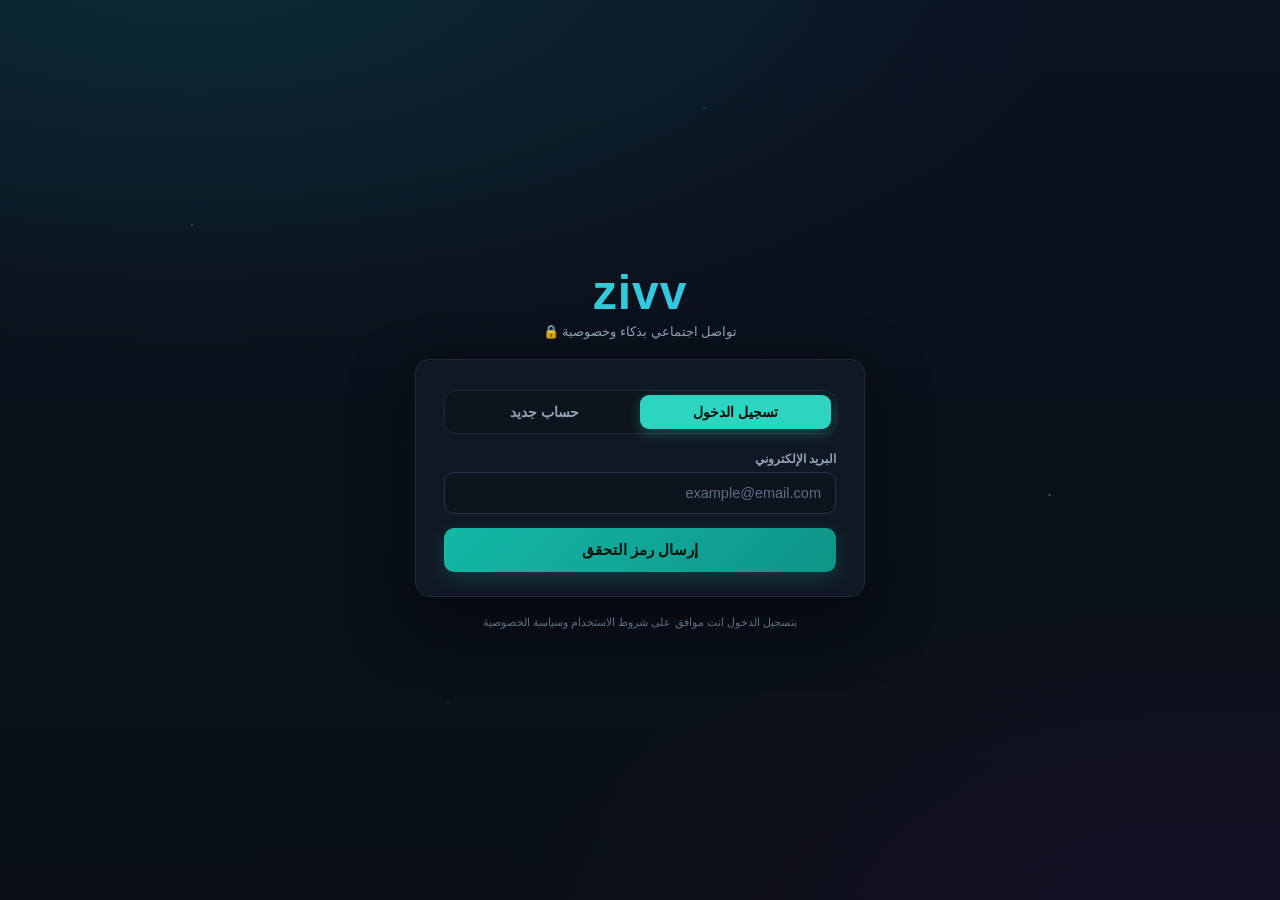
<file: index.html>
<!DOCTYPE html>
<html lang="ar" dir="rtl">
<head>
  <meta charset="UTF-8">
  <meta name="viewport" content="width=device-width, initial-scale=1.0, maximum-scale=1.0, user-scalable=no">
  <title>zivv — تسجيل الدخول</title>
  <meta name="description" content="zivv — تواصل اجتماعي بذكاء وخصوصية">
  <!--
    ═══════════════════════════════════════════════════
    ⚡ zivv — المرحلة 1: صفحة تسجيل الدخول (index.html)
    ملف الهيكل (HTML) — التنسيقات في css/login.css
    والمنطق في js/login.js — كل ملف مستقل بمسؤوليته
    ═══════════════════════════════════════════════════

    حسب وثيقة المتطلبات:
    ✅ أول صفحة تظهر هي تسجيل الدخول
    ✅ التسجيل بالبريد الإلكتروني فقط (مفيش Google)
    ✅ إنشاء حساب: الاسم الأول + اسم العائلة + العمر + الإيميل
    ✅ منع أقل من 18 سنة
    ✅ نظام OTP: رمز 6 أرقام، 10 دقائق صلاحية، حد محاولات
    ✅ المفاتيح (RESEND_API_KEY) مش موجودة في الواجهة أبدًا
  -->
  <link rel="stylesheet" href="css/login.css">
</head>
<body>

  <!-- خلفية زخرفية (نجوم + شبكة) -->
  <div class="bg" aria-hidden="true">
    <div class="stars"></div>
    <div class="grid"></div>
  </div>

  <main class="login-wrap">

    <!-- ═══════════ الشعار ═══════════ -->
    <div class="brand">
      <div class="logo">zivv</div>
      <p class="tagline">تواصل اجتماعي بذكاء وخصوصية 🔒</p>
    </div>

    <!-- ═══════════ الكارت الرئيسي ═══════════ -->
    <section class="card" id="card">

      <!-- ───── التبويبات: دخول / حساب جديد ───── -->
      <div class="tabs" role="tablist">
        <button class="tab active" id="tabLogin" role="tab" aria-selected="true">تسجيل الدخول</button>
        <button class="tab" id="tabSignup" role="tab" aria-selected="false">حساب جديد</button>
      </div>

      <!-- ───── رسالة عامة (خطأ/نجاح) ───── -->
      <div class="alert" id="alert" role="alert" hidden></div>

      <!-- ═══════ نموذج تسجيل الدخول ═══════ -->
      <form id="loginForm" novalidate>
        <div class="field">
          <label for="loginEmail">البريد الإلكتروني</label>
          <input type="email" id="loginEmail" placeholder="example@email.com"
                 autocomplete="email" inputmode="email" required>
        </div>

        <button type="submit" class="btn-primary" id="sendOtpBtn">
          <span class="btn-txt">إرسال رمز التحقق</span>
          <span class="spinner" hidden></span>
        </button>
      </form>

      <!-- ═══════ نموذج إنشاء حساب جديد ═══════ -->
      <form id="signupForm" novalidate hidden>
        <div class="row2">
          <div class="field">
            <label for="suFirst">الاسم الأول</label>
            <input type="text" id="suFirst" placeholder="مثال: أحمد" autocomplete="given-name" required>
          </div>
          <div class="field">
            <label for="suLast">اسم العائلة</label>
            <input type="text" id="suLast" placeholder="مثال: محمود" autocomplete="family-name" required>
          </div>
        </div>

        <div class="row2">
          <div class="field">
            <label for="suAge">العمر</label>
            <input type="number" id="suAge" placeholder="18+" min="1" max="120"
                   inputmode="numeric" autocomplete="bday" required>
          </div>
          <div class="field">
            <label for="suEmail">البريد الإلكتروني</label>
            <input type="email" id="suEmail" placeholder="example@email.com"
                   autocomplete="email" inputmode="email" required>
          </div>
        </div>

        <!-- رسالة منع أقل من 18 سنة (بتظهر لو العمر أقل) -->
        <div class="age-block" id="ageBlock" hidden>
          ⛔ zivv مخصص للأعمار <b>18 سنة فأكثر</b> فقط — حسب سياسة الأمان.
        </div>

        <button type="submit" class="btn-primary" id="signupBtn">
          <span class="btn-txt">إنشاء الحساب وإرسال الرمز</span>
          <span class="spinner" hidden></span>
        </button>
      </form>

      <!-- ═══════ قسم OTP (بيظهر بعد إرسال الرمز) ═══════ -->
      <div class="otp-section" id="otpSection" hidden>
        <div class="otp-head">
          <div>
            <p class="otp-title">رمز التحقق</p>
            <p class="otp-sub" id="otpEmail">—</p>
          </div>
          <button class="link-btn" id="changeEmailBtn">تغيير</button>
        </div>

        <!-- 6 خانات للرمز -->
        <div class="otp-box" id="otpBox">
          <input type="text" maxlength="1" inputmode="numeric" autocomplete="one-time-code" aria-label="رقم 1">
          <input type="text" maxlength="1" inputmode="numeric" aria-label="رقم 2">
          <input type="text" maxlength="1" inputmode="numeric" aria-label="رقم 3">
          <input type="text" maxlength="1" inputmode="numeric" aria-label="رقم 4">
          <input type="text" maxlength="1" inputmode="numeric" aria-label="رقم 5">
          <input type="text" maxlength="1" inputmode="numeric" aria-label="رقم 6">
        </div>

        <p class="otp-hint">
          الرمز صالح لمدة <span class="timer" id="otpTimer">10:00</span>
          <span class="dot-sep">•</span>
          محاولات متبقية: <span id="attemptsLeft">5</span>
        </p>

        <button class="btn-primary" id="verifyBtn">
          <span class="btn-txt">تحقق ودخول 🚀</span>
          <span class="spinner" hidden></span>
        </button>

        <button class="btn-ghost" id="resendBtn" disabled>
          إعادة إرسال الرمز <span id="resendTimer">(60)</span>
        </button>
      </div>

      <!-- ───── رسالة القفل المؤقت ───── -->
      <div class="lock-msg" id="lockMsg" hidden>
        🔒 تم قفل المحاولات مؤقتًا — جرب بعد <span id="lockTimer">60</span> ثانية
      </div>

    </section>

    <!-- ═══════════ شارة وضع التطوير ═══════════ -->
    <!--
      🧪 دي شارة مؤقتة في وضع التطوير فقط:
      لسه مفيش سيرفر حقيقي، فبنعرض الرمز على الشاشة عشان تجرب.
      في المرحلة الجاية (السيرفر + Resend) الشارة دي هتتشال
      والرمز هيوصل للإيميل الحقيقي.
    -->
    <div class="dev-badge" id="devBadge" hidden>
      🧪 وضع التطوير — رمزك: <b id="devCode">—</b>
    </div>

    <p class="footer-note">
      بتسجيل الدخول انت موافق على شروط الاستخدام وسياسة الخصوصية
    </p>

  </main>

  <script src="js/login.js"></script>
</body>
</html>
</file>
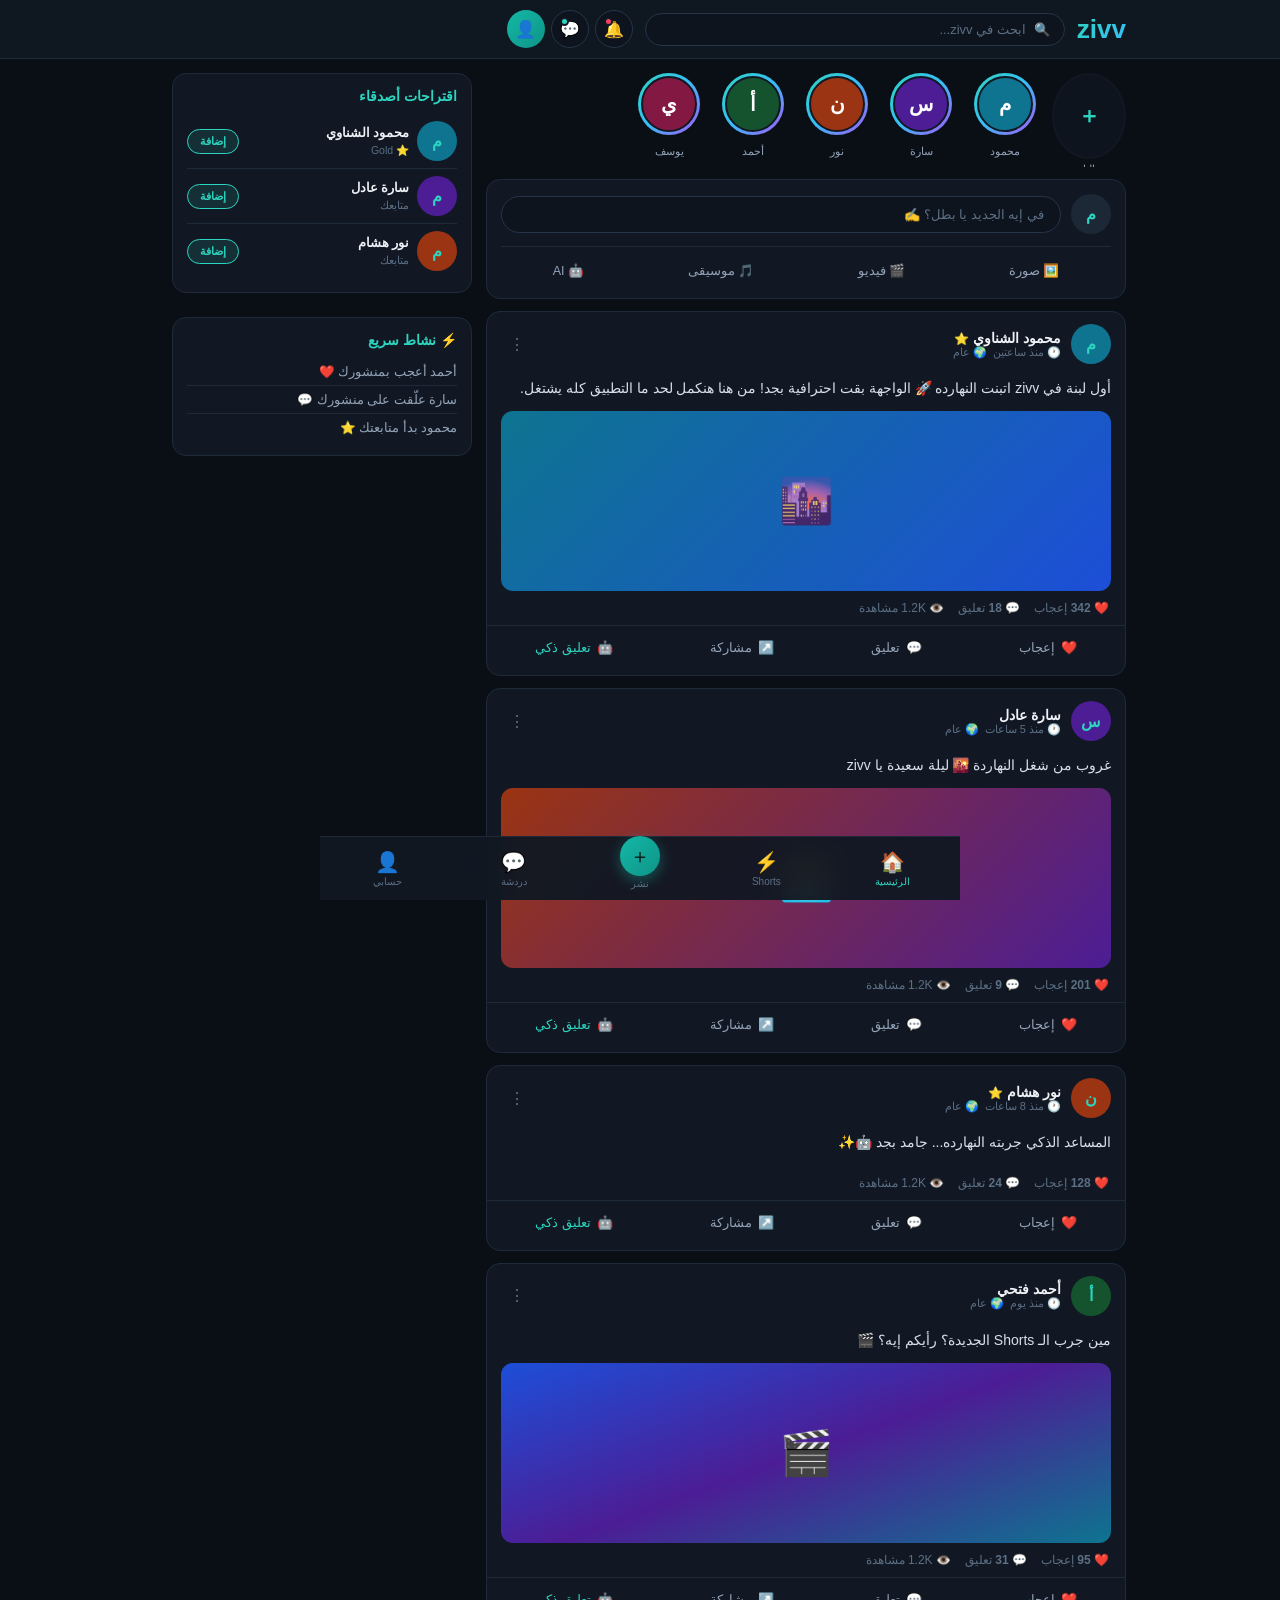
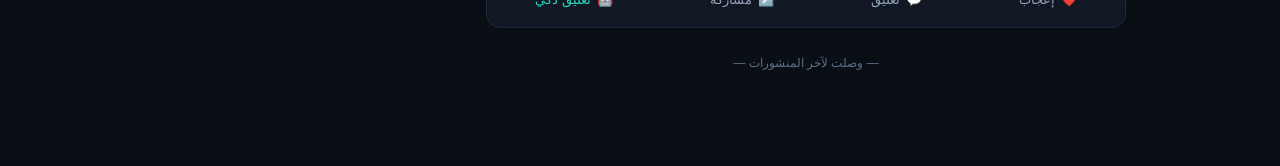
<file: home.html>
<!DOCTYPE html>
<html lang="ar" dir="rtl">
<head>
  <meta charset="UTF-8">
  <meta name="viewport" content="width=device-width, initial-scale=1.0, maximum-scale=1.0, user-scalable=no">
  <title>zivv — الرئيسية</title>
  <!--
    ⚡ zivv — الصفحة الرئيسية الاحترافية
    تصميم بمعايير فيسبوك وواتساب: شريط علوي + حالات + فيد + دردشة + شريط سفلي
  -->
  <link rel="stylesheet" href="css/home.css">
</head>
<body>

  <!-- ═══════════ الشريط العلوي ═══════════ -->
  <header class="topbar">
    <div class="topbar-inner">
      <span class="brand">zivv</span>
      <div class="search">
        <span class="search-icon">🔍</span>
        <input type="text" placeholder="ابحث في zivv..." id="searchInput">
      </div>
      <div class="top-icons">
        <button class="icon-btn" id="notifBtn" title="الإشعارات">🔔<span class="dot"></span></button>
        <button class="icon-btn" id="chatBtnHeader" title="الدردشة">💬<span class="dot teal"></span></button>
        <div class="me-chip" id="meChip" title="حسابي">👤</div>
      </div>
    </div>
  </header>

  <!-- ═══════════ الحاويات الرئيسية ═══════════ -->
  <main class="layout">

    <!-- ───── الفيد (الرئيسية) ───── -->
    <section class="feed" id="feedView">

      <!-- شريط الحالات -->
      <div class="stories" id="storiesRow">
        <div class="story-card add" onclick="alert('إضافة حالة جديدة — قريبًا ✨')">
          <div class="story-avatar plus">＋</div>
          <span class="story-name">حالتك</span>
        </div>
        <div class="story-card" onclick="openStory(0)">
          <div class="story-ring"><div class="story-avatar" style="background:#0e7490;">م</div></div>
          <span class="story-name">محمود</span>
        </div>
        <div class="story-card" onclick="openStory(1)">
          <div class="story-ring"><div class="story-avatar" style="background:#4c1d95;">س</div></div>
          <span class="story-name">سارة</span>
        </div>
        <div class="story-card" onclick="openStory(2)">
          <div class="story-ring"><div class="story-avatar" style="background:#9a3412;">ن</div></div>
          <span class="story-name">نور</span>
        </div>
        <div class="story-card" onclick="openStory(3)">
          <div class="story-ring"><div class="story-avatar" style="background:#14532d;">أ</div></div>
          <span class="story-name">أحمد</span>
        </div>
        <div class="story-card" onclick="openStory(4)">
          <div class="story-ring"><div class="story-avatar" style="background:#831843;">ي</div></div>
          <span class="story-name">يوسف</span>
        </div>
      </div>

      <!-- كارت إنشاء منشور -->
      <div class="card composer">
        <div class="composer-top">
          <div class="avatar" id="myAvatar">م</div>
          <div class="composer-input" onclick="document.getElementById('postModal').classList.add('open')">
            في إيه الجديد يا بطل؟ ✍️
          </div>
        </div>
        <div class="composer-actions">
          <button class="c-act" onclick="document.getElementById('postModal').classList.add('open')">🖼️ صورة</button>
          <button class="c-act" onclick="document.getElementById('postModal').classList.add('open')">🎬 فيديو</button>
          <button class="c-act" onclick="document.getElementById('postModal').classList.add('open')">🎵 موسيقى</button>
          <button class="c-act" onclick="document.getElementById('postModal').classList.add('open')">🤖 AI</button>
        </div>
      </div>

      <!-- قائمة المنشورات -->
      <div id="postsList"></div>

      <!-- نهاية الفيد -->
      <div class="feed-end">— وصلت لآخر المنشورات —</div>
    </section>

    <!-- ───── الشريط الجانبي (شاشات كبيرة) ───── -->
    <aside class="sidebar">
      <div class="card side-card">
        <h3>اقتراحات أصدقاء</h3>
        <div class="sugg-row"><div class="avatar" style="background:#0e7490;">م</div><div class="sugg-inf"><b>محمود الشناوي</b><span>⭐ Gold</span></div><button class="mini-btn">إضافة</button></div>
        <div class="sugg-row"><div class="avatar" style="background:#4c1d95;">س</div><div class="sugg-inf"><b>سارة عادل</b><span>متابعك</span></div><button class="mini-btn">إضافة</button></div>
        <div class="sugg-row"><div class="avatar" style="background:#9a3412;">ن</div><div class="sugg-inf"><b>نور هشام</b><span>متابعك</span></div><button class="mini-btn">إضافة</button></div>
      </div>
      <div class="card side-card">
        <h3>⚡ نشاط سريع</h3>
        <p class="side-txt">أحمد أعجب بمنشورك ❤️</p>
        <p class="side-txt">سارة علّقت على منشورك 💬</p>
        <p class="side-txt">محمود بدأ متابعتك ⭐</p>
      </div>
    </aside>

    <!-- ───── الدردشة (واجهة واتساب) ───── -->
    <section class="chat-view" id="chatView" hidden>
      <div class="chat-list" id="chatList"></div>
      <div class="chat-room" id="chatRoom" hidden>
        <div class="chat-head" id="chatHead"></div>
        <div class="chat-body" id="chatBody"></div>
        <div class="chat-input-row">
          <input type="text" placeholder="اكتب رسالة..." id="chatInput">
          <button class="send-btn" onclick="sendChat()">➤</button>
        </div>
      </div>
    </section>

    <!-- ───── الإشعارات ───── -->
    <section class="notif-view" id="notifView" hidden>
      <div class="card side-card">
        <h3>🔔 الإشعارات</h3>
        <p class="side-txt">💬 رسالة جديدة من سارة</p>
        <p class="side-txt">❤️ نور أعجبت بمنشورك</p>
        <p class="side-txt">👥 طلب صداقة من أحمد</p>
        <p class="side-txt">⭐ محمود بدأ متابعتك</p>
        <p class="side-txt">🤖 المساعد الذكي جاهز</p>
      </div>
    </section>

  </main>

  <!-- ═══════════ الشريط السفلي (ثابت) ═══════════ -->
  <nav class="bottomnav">
    <button class="nav-item active" data-view="feed" onclick="switchView('feed')">
      <span class="ni-icon">🏠</span><span>الرئيسية</span>
    </button>
    <button class="nav-item" data-view="shorts" onclick="switchView('shorts')">
      <span class="ni-icon">⚡</span><span>Shorts</span>
    </button>
    <button class="nav-item publish" onclick="document.getElementById('postModal').classList.add('open')">
      <span class="ni-icon">＋</span><span>نشر</span>
    </button>
    <button class="nav-item" data-view="chat" onclick="switchView('chat')">
      <span class="ni-icon">💬</span><span>دردشة</span>
    </button>
    <button class="nav-item" data-view="profile" onclick="switchView('profile')">
      <span class="ni-icon">👤</span><span>حسابي</span>
    </button>
  </nav>

  <!-- ═══════════ Shorts ═══════════ -->
  <section class="shorts-view" id="shortsView" hidden>
    <div class="shorts-card">
      <div class="shorts-media">🎬</div>
      <p class="shorts-desc">أول فيديو قصير على zivv — قريبًا 🚀</p>
      <div class="shorts-actions">
        <button class="s-act" onclick="likeShorts()">❤️ <span id="shortsLikes">1.2K</span></button>
        <button class="s-act">💬 89</button>
        <button class="s-act">↗️ مشاركة</button>
      </div>
    </div>
  </section>

  <!-- ═══════════ حسابي ═══════════ -->
  <section class="profile-view" id="profileView" hidden>
    <div class="card profile-card">
      <div class="profile-cover"></div>
      <div class="profile-avatar" id="profileAvatar">م</div>
      <h2 id="profileName">مستخدم zivv</h2>
      <p class="profile-email" id="profileEmail">—</p>
      <div class="profile-stats">
        <div><b>0</b><span>منشورات</span></div>
        <div><b>0</b><span>أصدقاء</span></div>
        <div><b>0</b><span>متابعون</span></div>
      </div>
      <button class="btn-gold" onclick="alert('الاشتراك الذهبي ⭐ — قريبًا!')">⭐ اشتراك Gold</button>
      <button class="btn-ghost-sm" onclick="alert('الإحصائيات — قريبًا 📊')">📊 الإحصائيات</button>
      <button class="btn-danger-sm" id="logoutBtn">تسجيل الخروج</button>
    </div>
  </section>

  <!-- ═══════════ مودال النشر ═══════════ -->
  <div class="modal" id="postModal">
    <div class="modal-box">
      <div class="modal-head"><h3>إنشاء منشور</h3><button class="x-btn" onclick="document.getElementById('postModal').classList.remove('open')">✕</button></div>
      <textarea id="postText" placeholder="عايز تنشر إيه؟..." rows="4"></textarea>
      <div class="modal-actions">
        <button class="c-act">🖼️</button>
        <button class="c-act">🎬</button>
        <button class="c-act">🎵</button>
        <button class="c-act">🤖 حسن بالـ AI</button>
      </div>
      <button class="btn-primary-sm" onclick="publishPost()">نشر 🚀</button>
    </div>
  </div>

  <!-- ═══════════ مودال الحالة ═══════════ -->
  <div class="modal story-modal" id="storyModal">
    <div class="modal-box story-box">
      <div class="story-top"><b id="storyOwner">محمود</b><button class="x-btn" onclick="closeStory()">✕</button></div>
      <div class="story-content" id="storyContent">🌅</div>
      <p id="storyCaption" class="story-caption">يوم جميل ☀️</p>
    </div>
  </div>

  <script src="js/home.js"></script>
</body>
</html>
</file>
<file: css/login.css>
/* ═════════════════════════════════════════════════════════
   ⚡ zivv — login.css (النسخة الاحترافية)
   تصميم نظيف بمعايير فيسبوك/واتساب: كارت مركزي أنيق،
   أزرار واضحة، خانات مريحة، ألوان العلامة (تركواز/أسود)
   ═════════════════════════════════════════════════════════ */

:root {
  --bg: #0a0f16;
  --panel: #111823;
  --panel2: #0d141d;
  --line: #1e2a3a;
  --line2: #26354a;
  --txt: #eef2f7;
  --dim: #93a3b8;
  --dim2: #5c6f85;
  --teal: #2dd4bf;
  --teal-dark: #0e9488;
  --red: #f43f5e;
  --red-soft: rgba(244, 63, 94, 0.12);
  --green: #4ade80;
  --radius: 14px;
}

* { margin: 0; padding: 0; box-sizing: border-box; }

html, body { height: 100%; }

body {
  font-family: 'Segoe UI', Tahoma, Arial, sans-serif;
  background: var(--bg);
  color: var(--txt);
  min-height: 100vh;
  display: flex;
  align-items: center;
  justify-content: center;
  padding: 20px 14px;
  overflow-x: hidden;
  -webkit-tap-highlight-color: transparent;
}

/* ═══════════ الخلفية — تدرج + توهجات خفيفة ═══════════ */
.bg {
  position: fixed;
  inset: 0;
  z-index: 0;
  pointer-events: none;
  background:
    radial-gradient(ellipse 70% 45% at 15% -5%, rgba(20, 184, 166, 0.16), transparent),
    radial-gradient(ellipse 55% 40% at 95% 105%, rgba(88, 28, 135, 0.14), transparent),
    linear-gradient(180deg, #0b1220 0%, #0a0f16 100%);
}

.stars {
  position: absolute;
  inset: 0;
  background-image:
    radial-gradient(1.4px 1.4px at 15% 25%, rgba(159, 176, 195, 0.6), transparent),
    radial-gradient(1px 1px at 55% 12%, rgba(45, 212, 191, 0.7), transparent),
    radial-gradient(1.6px 1.6px at 82% 55%, rgba(255, 255, 255, 0.4), transparent),
    radial-gradient(1px 1px at 35% 78%, rgba(168, 85, 247, 0.5), transparent);
  animation: twinkle 6s ease-in-out infinite alternate;
}

@keyframes twinkle { from { opacity: 0.45; } to { opacity: 1; } }

/* ═══════════ الحاوية ═══════════ */
.login-wrap {
  position: relative;
  z-index: 1;
  width: 100%;
  max-width: 430px;
  display: flex;
  flex-direction: column;
  gap: 16px;
}

/* ═══════════ الشعار ═══════════ */
.brand { text-align: center; margin-bottom: 4px; }

.logo {
  font-size: 48px;
  font-weight: 900;
  letter-spacing: 1px;
  line-height: 1.1;
  background: linear-gradient(135deg, #2dd4bf, #38bdf8, #a855f7);
  background-size: 200% 200%;
  -webkit-background-clip: text;
  background-clip: text;
  color: transparent;
  animation: gradShift 5s ease infinite;
  user-select: none;
}

@keyframes gradShift { 0%, 100% { background-position: 0% 50%; } 50% { background-position: 100% 50%; } }

.tagline {
  color: var(--dim);
  font-size: 13px;
  margin-top: 4px;
}

/* ═══════════ الكارت ═══════════ */
.card {
  background: var(--panel);
  border: 1px solid var(--line);
  border-radius: var(--radius);
  padding: 24px 20px 20px;
  box-shadow: 0 24px 60px rgba(0, 0, 0, 0.5);
  animation: cardIn 0.45s ease;
}

@keyframes cardIn {
  from { opacity: 0; transform: translateY(16px); }
  to   { opacity: 1; transform: translateY(0); }
}

/* ═══════════ التبويبات ═══════════ */
.tabs {
  display: flex;
  background: var(--panel2);
  border: 1px solid var(--line);
  border-radius: 12px;
  padding: 4px;
  margin-bottom: 18px;
}

.tab {
  flex: 1;
  background: transparent;
  border: none;
  color: var(--dim);
  font-family: inherit;
  font-size: 14px;
  font-weight: 700;
  padding: 9px 0;
  border-radius: 9px;
  cursor: pointer;
  transition: all 0.2s;
}

.tab.active {
  background: var(--teal);
  color: #04120f;
  box-shadow: 0 4px 14px rgba(45, 212, 191, 0.3);
}

/* ═══════════ الرسائل ═══════════ */
.alert {
  background: var(--red-soft);
  border: 1px solid rgba(244, 63, 94, 0.3);
  color: #fda4af;
  border-radius: 10px;
  padding: 10px 14px;
  font-size: 12.5px;
  line-height: 1.7;
  margin-bottom: 14px;
  animation: shake 0.4s ease;
}

.alert.ok {
  background: rgba(74, 222, 128, 0.1);
  border-color: rgba(74, 222, 128, 0.3);
  color: #86efac;
}

@keyframes shake {
  0%, 100% { transform: translateX(0); }
  25% { transform: translateX(-6px); }
  75% { transform: translateX(6px); }
}

/* ═══════════ الحقول ═══════════ */
.field { margin-bottom: 14px; }

.field label {
  display: block;
  font-size: 12px;
  color: var(--dim);
  margin-bottom: 6px;
  font-weight: 600;
}

.field input {
  width: 100%;
  padding: 12px 14px;
  background: var(--panel2);
  border: 1px solid var(--line2);
  border-radius: 10px;
  color: var(--txt);
  font-family: inherit;
  font-size: 14.5px;
  outline: none;
  transition: border-color 0.2s, box-shadow 0.2s;
}

.field input::placeholder { color: var(--dim2); }

.field input:focus {
  border-color: var(--teal);
  box-shadow: 0 0 0 3px rgba(45, 212, 191, 0.12);
}

.field input.invalid {
  border-color: var(--red);
  box-shadow: 0 0 0 3px rgba(244, 63, 94, 0.1);
}

.row2 { display: grid; grid-template-columns: 1fr 1fr; gap: 10px; }

@media (max-width: 380px) { .row2 { grid-template-columns: 1fr; } }

/* ═══════════ منع أقل من 18 ═══════════ */
.age-block {
  background: var(--red-soft);
  border: 1px solid rgba(244, 63, 94, 0.3);
  color: #fda4af;
  border-radius: 10px;
  padding: 9px 12px;
  font-size: 12px;
  margin-bottom: 14px;
  animation: shake 0.4s ease;
}

/* ═══════════ الأزرار ═══════════ */
.btn-primary {
  width: 100%;
  display: flex;
  align-items: center;
  justify-content: center;
  gap: 8px;
  padding: 13px;
  background: linear-gradient(135deg, #14b8a6, var(--teal-dark));
  border: none;
  border-radius: 10px;
  color: #04120f;
  font-family: inherit;
  font-size: 15px;
  font-weight: 800;
  cursor: pointer;
  transition: transform 0.15s, opacity 0.15s, box-shadow 0.15s;
  box-shadow: 0 6px 18px rgba(20, 184, 166, 0.22);
}

.btn-primary:hover:not(:disabled) { transform: translateY(-1px); box-shadow: 0 8px 24px rgba(20, 184, 166, 0.35); }
.btn-primary:active:not(:disabled) { transform: scale(0.98); }
.btn-primary:disabled { opacity: 0.55; cursor: not-allowed; }

.btn-ghost {
  width: 100%;
  padding: 11px;
  background: transparent;
  border: 1px solid var(--line2);
  border-radius: 10px;
  color: var(--dim);
  font-family: inherit;
  font-size: 13px;
  font-weight: 600;
  cursor: pointer;
  margin-top: 8px;
  transition: all 0.2s;
}

.btn-ghost:hover:not(:disabled) { border-color: var(--teal); color: var(--teal); }
.btn-ghost:disabled { opacity: 0.4; cursor: not-allowed; }

.link-btn {
  background: none;
  border: none;
  color: var(--teal);
  font-family: inherit;
  font-size: 12px;
  font-weight: 700;
  cursor: pointer;
  padding: 4px 8px;
  border-radius: 8px;
  transition: background 0.2s;
}

.link-btn:hover { background: rgba(45, 212, 191, 0.1); }

.spinner {
  width: 17px;
  height: 17px;
  border: 2.5px solid rgba(4, 18, 15, 0.3);
  border-top-color: #04120f;
  border-radius: 50%;
  animation: spin 0.7s linear infinite;
}

@keyframes spin { to { transform: rotate(360deg); } }

/* ═══════════ قسم OTP ═══════════ */
.otp-section {
  border-top: 1px dashed var(--line2);
  padding-top: 18px;
  animation: cardIn 0.35s ease;
}

.otp-head { display: flex; align-items: center; justify-content: space-between; margin-bottom: 14px; }
.otp-title { font-size: 15px; font-weight: 800; }
.otp-sub { font-size: 12px; color: var(--dim); direction: ltr; text-align: right; margin-top: 2px; }

.otp-box { display: flex; justify-content: center; gap: 8px; margin-bottom: 12px; }

.otp-box input {
  width: 46px;
  height: 54px;
  text-align: center;
  font-size: 22px;
  font-weight: 800;
  background: var(--panel2);
  border: 1px solid var(--line2);
  border-radius: 10px;
  color: var(--teal);
  font-family: inherit;
  outline: none;
  transition: all 0.15s;
}

.otp-box input:focus { border-color: var(--teal); box-shadow: 0 0 0 3px rgba(45, 212, 191, 0.15); transform: translateY(-2px); }
.otp-box input.filled { border-color: var(--teal-dark); background: rgba(45, 212, 191, 0.08); }
.otp-box input.invalid { border-color: var(--red); animation: shake 0.35s ease; }

.otp-hint { text-align: center; font-size: 12px; color: var(--dim); margin-bottom: 14px; }
.timer { color: var(--teal); font-weight: 800; direction: ltr; display: inline-block; }
.timer.warn { color: #fbbf24; }
.timer.danger { color: var(--red); }
.dot-sep { margin: 0 6px; color: var(--dim2); }

.lock-msg {
  margin-top: 14px;
  background: rgba(244, 63, 94, 0.1);
  border: 1px solid rgba(244, 63, 94, 0.3);
  color: #fda4af;
  border-radius: 10px;
  padding: 11px 14px;
  font-size: 12.5px;
  text-align: center;
}

.dev-badge {
  background: rgba(168, 85, 247, 0.12);
  border: 1px dashed rgba(168, 85, 247, 0.45);
  color: #d8b4fe;
  border-radius: 10px;
  padding: 9px 14px;
  font-size: 12.5px;
  text-align: center;
  animation: cardIn 0.35s ease;
}

.dev-badge b { color: #fff; font-size: 15px; letter-spacing: 3px; direction: ltr; display: inline-block; background: rgba(168, 85, 247, 0.25); border-radius: 8px; padding: 1px 10px; margin-right: 6px; }

.footer-note { text-align: center; font-size: 11px; color: var(--dim2); line-height: 1.8; }

input[type="number"]::-webkit-outer-spin-button,
input[type="number"]::-webkit-inner-spin-button { -webkit-appearance: none; margin: 0; }
input[type="number"] { -moz-appearance: textfield; appearance: textfield; }

@media (min-width: 700px) {
  .login-wrap { max-width: 450px; }
  .card { padding: 30px 28px 24px; }
}
</file>
<file: css/home.css>
/* ═════════════════════════════════════════════════════════
   ⚡ zivv — home.css (النسخة الاحترافية)
   تصميم بمعايير فيسبوك + واتساب: شريط علوي ثابت،
   حالات، فيد، دردشة، شريط سفلي، مودالات
   ═════════════════════════════════════════════════════════ */

:root {
  --bg: #0a0f16;
  --panel: #111823;
  --panel2: #0d141d;
  --line: #1e2a3a;
  --line2: #26354a;
  --txt: #eef2f7;
  --dim: #93a3b8;
  --dim2: #5c6f85;
  --teal: #2dd4bf;
  --teal-dark: #0e9488;
  --red: #f43f5e;
  --green: #4ade80;
  --gold: #fbbf24;
}

* { margin: 0; padding: 0; box-sizing: border-box; }

body {
  font-family: 'Segoe UI', Tahoma, Arial, sans-serif;
  background: var(--bg);
  color: var(--txt);
  min-height: 100vh;
  -webkit-tap-highlight-color: transparent;
  user-select: none;
}

/* ═══════════ الشريط العلوي ═══════════ */
.topbar {
  position: sticky;
  top: 0;
  z-index: 50;
  background: rgba(17, 24, 35, 0.92);
  backdrop-filter: blur(12px);
  border-bottom: 1px solid var(--line);
}

.topbar-inner {
  max-width: 1000px;
  margin: 0 auto;
  display: flex;
  align-items: center;
  gap: 12px;
  padding: 10px 14px;
}

.brand {
  font-size: 26px;
  font-weight: 900;
  background: linear-gradient(135deg, #2dd4bf, #38bdf8);
  -webkit-background-clip: text;
  background-clip: text;
  color: transparent;
  white-space: nowrap;
}

.search {
  flex: 1;
  display: flex;
  align-items: center;
  gap: 8px;
  background: var(--panel2);
  border: 1px solid var(--line2);
  border-radius: 30px;
  padding: 8px 14px;
  max-width: 420px;
}

.search input {
  flex: 1;
  background: transparent;
  border: none;
  outline: none;
  color: var(--txt);
  font-family: inherit;
  font-size: 13px;
}

.search input::placeholder { color: var(--dim2); }
.search-icon { font-size: 13px; color: var(--dim); }

.top-icons { display: flex; gap: 6px; align-items: center; }

.icon-btn {
  position: relative;
  background: var(--panel2);
  border: 1px solid var(--line2);
  border-radius: 50%;
  width: 38px;
  height: 38px;
  font-size: 16px;
  cursor: pointer;
  color: var(--dim);
  display: flex;
  align-items: center;
  justify-content: center;
}

.icon-btn:hover { border-color: var(--teal); color: var(--teal); }

.dot {
  position: absolute;
  top: 6px;
  left: 8px;
  width: 9px;
  height: 9px;
  background: var(--red);
  border-radius: 50%;
  border: 2px solid var(--panel);
}

.dot.teal { background: var(--teal); }

.me-chip {
  background: linear-gradient(135deg, #14b8a6, #0e9488);
  border-radius: 50%;
  width: 38px;
  height: 38px;
  display: flex;
  align-items: center;
  justify-content: center;
  font-size: 17px;
  cursor: pointer;
}

/* ═══════════ الهيكل ═══════════ */
.layout {
  max-width: 1000px;
  margin: 0 auto;
  display: flex;
  gap: 14px;
  padding: 14px;
  padding-bottom: 80px; /* مساحة الشريط السفلي */
}

.feed { flex: 1; min-width: 0; max-width: 640px; }

.sidebar { width: 300px; display: none; flex-direction: column; gap: 12px; }

@media (min-width: 900px) { .sidebar { display: flex; } }

/* ═══════════ الحالات (القصص) ═══════════ */
.stories {
  display: flex;
  gap: 10px;
  overflow-x: auto;
  padding-bottom: 8px;
  scrollbar-width: none;
  margin-bottom: 12px;
}

.stories::-webkit-scrollbar { display: none; }

.story-card {
  flex-shrink: 0;
  text-align: center;
  cursor: pointer;
  width: 74px;
}

.story-ring {
  width: 62px;
  height: 62px;
  margin: 0 auto 6px;
  border-radius: 50%;
  padding: 3px;
  background: linear-gradient(135deg, #2dd4bf, #38bdf8, #a855f7);
}

.story-avatar {
  width: 100%;
  height: 100%;
  border-radius: 50%;
  background: var(--panel2);
  display: flex;
  align-items: center;
  justify-content: center;
  font-weight: 800;
  font-size: 20px;
  color: #fff;
  border: 2px solid var(--panel);
}

.story-avatar.plus {
  background: var(--panel2);
  color: var(--teal);
  font-size: 22px;
}

.story-name { font-size: 10.5px; color: var(--dim); }

/* ═══════════ الكروت ═══════════ */
.card {
  background: var(--panel);
  border: 1px solid var(--line);
  border-radius: 14px;
  margin-bottom: 12px;
  overflow: hidden;
}

/* ═══════════ إنشاء منشور ═══════════ */
.composer { padding: 14px; }

.composer-top { display: flex; align-items: center; gap: 10px; margin-bottom: 12px; }

.avatar {
  width: 40px;
  height: 40px;
  flex-shrink: 0;
  border-radius: 50%;
  background: #1c2836;
  color: var(--teal);
  display: flex;
  align-items: center;
  justify-content: center;
  font-weight: 800;
  font-size: 16px;
}

.composer-input {
  flex: 1;
  background: var(--panel2);
  border: 1px solid var(--line2);
  border-radius: 30px;
  padding: 10px 16px;
  color: var(--dim2);
  font-size: 13px;
  cursor: pointer;
  transition: border-color 0.2s;
}

.composer-input:hover { border-color: var(--teal); }

.composer-actions {
  display: flex;
  justify-content: space-around;
  padding-top: 10px;
  border-top: 1px solid var(--line);
}

.c-act {
  background: transparent;
  border: none;
  color: var(--dim);
  font-family: inherit;
  font-size: 12.5px;
  padding: 6px 10px;
  border-radius: 8px;
  cursor: pointer;
  transition: background 0.15s, color 0.15s;
}

.c-act:hover { background: rgba(45, 212, 191, 0.1); color: var(--teal); }

/* ═══════════ المنشورات ═══════════ */
.post { padding: 0 0 6px; }

.post-head { display: flex; align-items: center; gap: 10px; padding: 12px 14px 6px; }
.post-head .meta { flex: 1; }
.post-head .name { font-weight: 700; font-size: 14px; }
.post-head .sub { font-size: 11px; color: var(--dim2); display: flex; gap: 6px; align-items: center; }
.gold-badge { color: var(--gold); font-size: 12px; }

.post-menu { background: none; border: none; color: var(--dim2); font-size: 16px; cursor: pointer; padding: 4px 8px; border-radius: 8px; }
.post-menu:hover { background: rgba(255,255,255,0.05); color: var(--dim); }

.post-text { padding: 6px 14px 10px; font-size: 14px; line-height: 1.8; color: #d7e0ea; }

.post-media {
  margin: 0 14px;
  height: 180px;
  border-radius: 12px;
  display: flex;
  align-items: center;
  justify-content: center;
  font-size: 44px;
  background-size: cover;
  background-position: center;
}

.post-stats {
  display: flex;
  gap: 14px;
  padding: 10px 16px;
  font-size: 12px;
  color: var(--dim2);
  border-bottom: 1px solid var(--line);
}

.post-actions {
  display: flex;
  justify-content: space-around;
  padding: 6px 0;
}

.action {
  display: flex;
  align-items: center;
  gap: 6px;
  background: none;
  border: none;
  color: var(--dim);
  font-family: inherit;
  font-size: 13px;
  padding: 8px 12px;
  border-radius: 8px;
  cursor: pointer;
  transition: all 0.15s;
}

.action:hover { background: rgba(255,255,255,0.05); }
.action.liked { color: var(--red); }
.action.ai { color: var(--teal); }

.feed-end { text-align: center; color: var(--dim2); font-size: 12px; padding: 16px 0; }

/* ═══════════ الشريط الجانبي ═══════════ */
.side-card { padding: 14px; }
.side-card h3 { font-size: 14px; margin-bottom: 10px; color: var(--teal); }
.side-txt { font-size: 12.5px; color: var(--dim); padding: 6px 0; border-bottom: 1px solid var(--line); }
.side-txt:last-child { border-bottom: none; }

.sugg-row { display: flex; align-items: center; gap: 8px; padding: 7px 0; border-bottom: 1px solid var(--line); }
.sugg-row:last-child { border-bottom: none; }
.sugg-inf { flex: 1; min-width: 0; }
.sugg-inf b { font-size: 12.5px; display: block; }
.sugg-inf span { font-size: 10.5px; color: var(--dim2); }

.mini-btn {
  background: rgba(45, 212, 191, 0.12);
  border: 1px solid var(--teal);
  color: var(--teal);
  border-radius: 20px;
  padding: 5px 12px;
  font-size: 11px;
  font-family: inherit;
  font-weight: 700;
  cursor: pointer;
}

.mini-btn:hover { background: var(--teal); color: #04120f; }

/* ═══════════ الدردشة (واتساب) ═══════════ */
.chat-view { flex: 1; min-width: 0; display: flex; gap: 12px; max-width: 640px; }
.chat-view[hidden] { display: none; }

.chat-list { flex: 1; }

.chat-item {
  display: flex;
  align-items: center;
  gap: 10px;
  padding: 12px 14px;
  cursor: pointer;
  border-radius: 12px;
  transition: background 0.15s;
}

.chat-item:hover { background: rgba(255,255,255,0.04); }
.chat-item .avatar { font-size: 15px; }
.chat-inf { flex: 1; min-width: 0; }
.chat-inf b { font-size: 13.5px; display: block; }
.chat-inf span { font-size: 12px; color: var(--dim2); display: block; white-space: nowrap; overflow: hidden; text-overflow: ellipsis; }
.chat-time { font-size: 10.5px; color: var(--dim2); align-self: flex-start; }

.chat-room { flex: 1.6; display: flex; flex-direction: column; background: var(--panel); border: 1px solid var(--line); border-radius: 14px; min-height: 420px; }
.chat-room[hidden] { display: none; }

.chat-head {
  padding: 12px 14px;
  border-bottom: 1px solid var(--line);
  font-weight: 700;
  font-size: 14px;
  display: flex;
  align-items: center;
  gap: 10px;
}

.chat-body {
  flex: 1;
  padding: 14px;
  overflow-y: auto;
  display: flex;
  flex-direction: column;
  gap: 8px;
  background: var(--panel2);
}

.msg { max-width: 75%; padding: 8px 12px; border-radius: 12px; font-size: 13px; line-height: 1.6; }
.msg.mine { align-self: flex-end; background: linear-gradient(135deg, #0e9488, #0d7d74); color: #04120f; border-bottom-left-radius: 4px; }
.msg.theirs { align-self: flex-start; background: var(--panel); border: 1px solid var(--line); border-bottom-right-radius: 4px; }

.chat-input-row { display: flex; gap: 8px; padding: 10px; border-top: 1px solid var(--line); }
.chat-input-row input {
  flex: 1;
  background: var(--panel2);
  border: 1px solid var(--line2);
  border-radius: 24px;
  padding: 10px 14px;
  color: var(--txt);
  font-family: inherit;
  font-size: 13px;
  outline: none;
}
.chat-input-row input:focus { border-color: var(--teal); }

.send-btn {
  width: 40px;
  height: 40px;
  border-radius: 50%;
  background: linear-gradient(135deg, #14b8a6, #0e9488);
  border: none;
  color: #04120f;
  font-size: 16px;
  font-weight: 900;
  cursor: pointer;
}

/* ═══════════ الإشعارات ═══════════ */
.notif-view { flex: 1; max-width: 640px; }
.notif-view[hidden] { display: none; }

/* ═══════════ الشريط السفلي ═══════════ */
.bottomnav {
  position: fixed;
  bottom: 0;
  left: 0;
  right: 0;
  z-index: 60;
  background: rgba(17, 24, 35, 0.96);
  backdrop-filter: blur(12px);
  border-top: 1px solid var(--line);
  display: flex;
  justify-content: space-around;
  align-items: center;
  padding: 6px 4px calc(6px + env(safe-area-inset-bottom));
  max-width: 640px;
  margin: 0 auto;
}

.nav-item {
  flex: 1;
  background: none;
  border: none;
  color: var(--dim2);
  font-family: inherit;
  font-size: 10px;
  text-align: center;
  padding: 5px 0;
  cursor: pointer;
  border-radius: 10px;
}

.nav-item .ni-icon { font-size: 20px; display: block; margin-bottom: 2px; }
.nav-item.active { color: var(--teal); }

.nav-item.publish .ni-icon {
  background: linear-gradient(135deg, #14b8a6, #0e9488);
  border-radius: 50%;
  width: 40px;
  height: 40px;
  margin: -12px auto 2px;
  display: flex;
  align-items: center;
  justify-content: center;
  font-size: 20px;
  color: #04120f;
  box-shadow: 0 4px 14px rgba(20, 184, 166, 0.4);
}

/* ═══════════ Shorts ═══════════ */
.shorts-view { flex: 1; max-width: 640px; }
.shorts-view[hidden] { display: none; }

.shorts-card { background: var(--panel); border: 1px solid var(--line); border-radius: 16px; overflow: hidden; }
.shorts-media {
  height: 320px;
  background: linear-gradient(160deg, #0e7490, #1d4ed8, #4c1d95);
  display: flex;
  align-items: center;
  justify-content: center;
  font-size: 70px;
}
.shorts-desc { padding: 12px 14px; font-size: 14px; color: #d7e0ea; }
.shorts-actions { display: flex; gap: 8px; padding: 0 14px 14px; }
.s-act {
  background: var(--panel2);
  border: 1px solid var(--line2);
  color: var(--dim);
  border-radius: 24px;
  padding: 8px 14px;
  font-size: 12.5px;
  font-family: inherit;
  cursor: pointer;
}
.s-act:hover { border-color: var(--teal); color: var(--teal); }

/* ═══════════ حسابي ═══════════ */
.profile-view { flex: 1; max-width: 640px; }
.profile-view[hidden] { display: none; }

.profile-card { text-align: center; padding-bottom: 20px; }

.profile-cover { height: 110px; background: linear-gradient(135deg, #0e7490, #4c1d95); }

.profile-avatar {
  width: 88px;
  height: 88px;
  border-radius: 50%;
  background: var(--panel2);
  border: 4px solid var(--panel);
  color: var(--teal);
  font-size: 34px;
  font-weight: 900;
  display: flex;
  align-items: center;
  justify-content: center;
  margin: -44px auto 10px;
}

.profile-card h2 { font-size: 20px; }
.profile-email { color: var(--dim2); font-size: 12px; margin: 4px 0 14px; }

.profile-stats { display: flex; justify-content: center; gap: 30px; margin-bottom: 16px; }
.profile-stats div { text-align: center; }
.profile-stats b { font-size: 18px; color: var(--teal); display: block; }
.profile-stats span { font-size: 11px; color: var(--dim2); }

.btn-gold, .btn-ghost-sm, .btn-danger-sm {
  display: block;
  width: 80%;
  margin: 8px auto;
  padding: 11px;
  border-radius: 10px;
  font-family: inherit;
  font-size: 13.5px;
  font-weight: 800;
  cursor: pointer;
  border: none;
}

.btn-gold { background: linear-gradient(135deg, #f59e0b, #d97706); color: #1c1000; }
.btn-ghost-sm { background: var(--panel2); border: 1px solid var(--line2); color: var(--dim); }
.btn-danger-sm { background: rgba(244, 63, 94, 0.12); border: 1px solid rgba(244, 63, 94, 0.4); color: #fda4af; }

/* ═══════════ المودالات ═══════════ */
.modal {
  position: fixed;
  inset: 0;
  background: rgba(4, 7, 11, 0.7);
  backdrop-filter: blur(4px);
  z-index: 100;
  display: none;
  align-items: center;
  justify-content: center;
  padding: 20px;
}

.modal.open { display: flex; }

.modal-box {
  background: var(--panel);
  border: 1px solid var(--line2);
  border-radius: 16px;
  padding: 18px;
  width: 100%;
  max-width: 440px;
  animation: modalIn 0.25s ease;
}

@keyframes modalIn { from { opacity: 0; transform: scale(0.94); } to { opacity: 1; transform: scale(1); } }

.modal-head { display: flex; justify-content: space-between; align-items: center; margin-bottom: 12px; }
.modal-head h3 { font-size: 15px; }

.x-btn {
  background: var(--panel2);
  border: 1px solid var(--line2);
  color: var(--dim);
  width: 30px;
  height: 30px;
  border-radius: 50%;
  cursor: pointer;
  font-size: 13px;
}

.modal-box textarea {
  width: 100%;
  background: var(--panel2);
  border: 1px solid var(--line2);
  border-radius: 10px;
  padding: 12px;
  color: var(--txt);
  font-family: inherit;
  font-size: 14px;
  resize: none;
  outline: none;
  margin-bottom: 10px;
}

.modal-box textarea:focus { border-color: var(--teal); }

.modal-actions { display: flex; gap: 6px; margin-bottom: 12px; }

.btn-primary-sm {
  width: 100%;
  padding: 12px;
  background: linear-gradient(135deg, #14b8a6, #0e9488);
  border: none;
  border-radius: 10px;
  color: #04120f;
  font-family: inherit;
  font-size: 14px;
  font-weight: 800;
  cursor: pointer;
}

/* ═══════════ مودال الحالة ═══════════ */
.story-modal .modal-box { max-width: 340px; text-align: center; }
.story-top { display: flex; justify-content: space-between; align-items: center; margin-bottom: 10px; }
.story-content {
  height: 300px;
  border-radius: 12px;
  background: linear-gradient(160deg, #0e7490, #4c1d95);
  display: flex;
  align-items: center;
  justify-content: center;
  font-size: 64px;
  margin-bottom: 10px;
}
.story-caption { color: var(--dim); font-size: 13px; }

/* ═══════════ لمسات صغيرة ═══════════ */
::-webkit-scrollbar { width: 6px; height: 6px; }
::-webkit-scrollbar-thumb { background: var(--line2); border-radius: 10px; }
::-webkit-scrollbar-track { background: transparent; }
</file>
